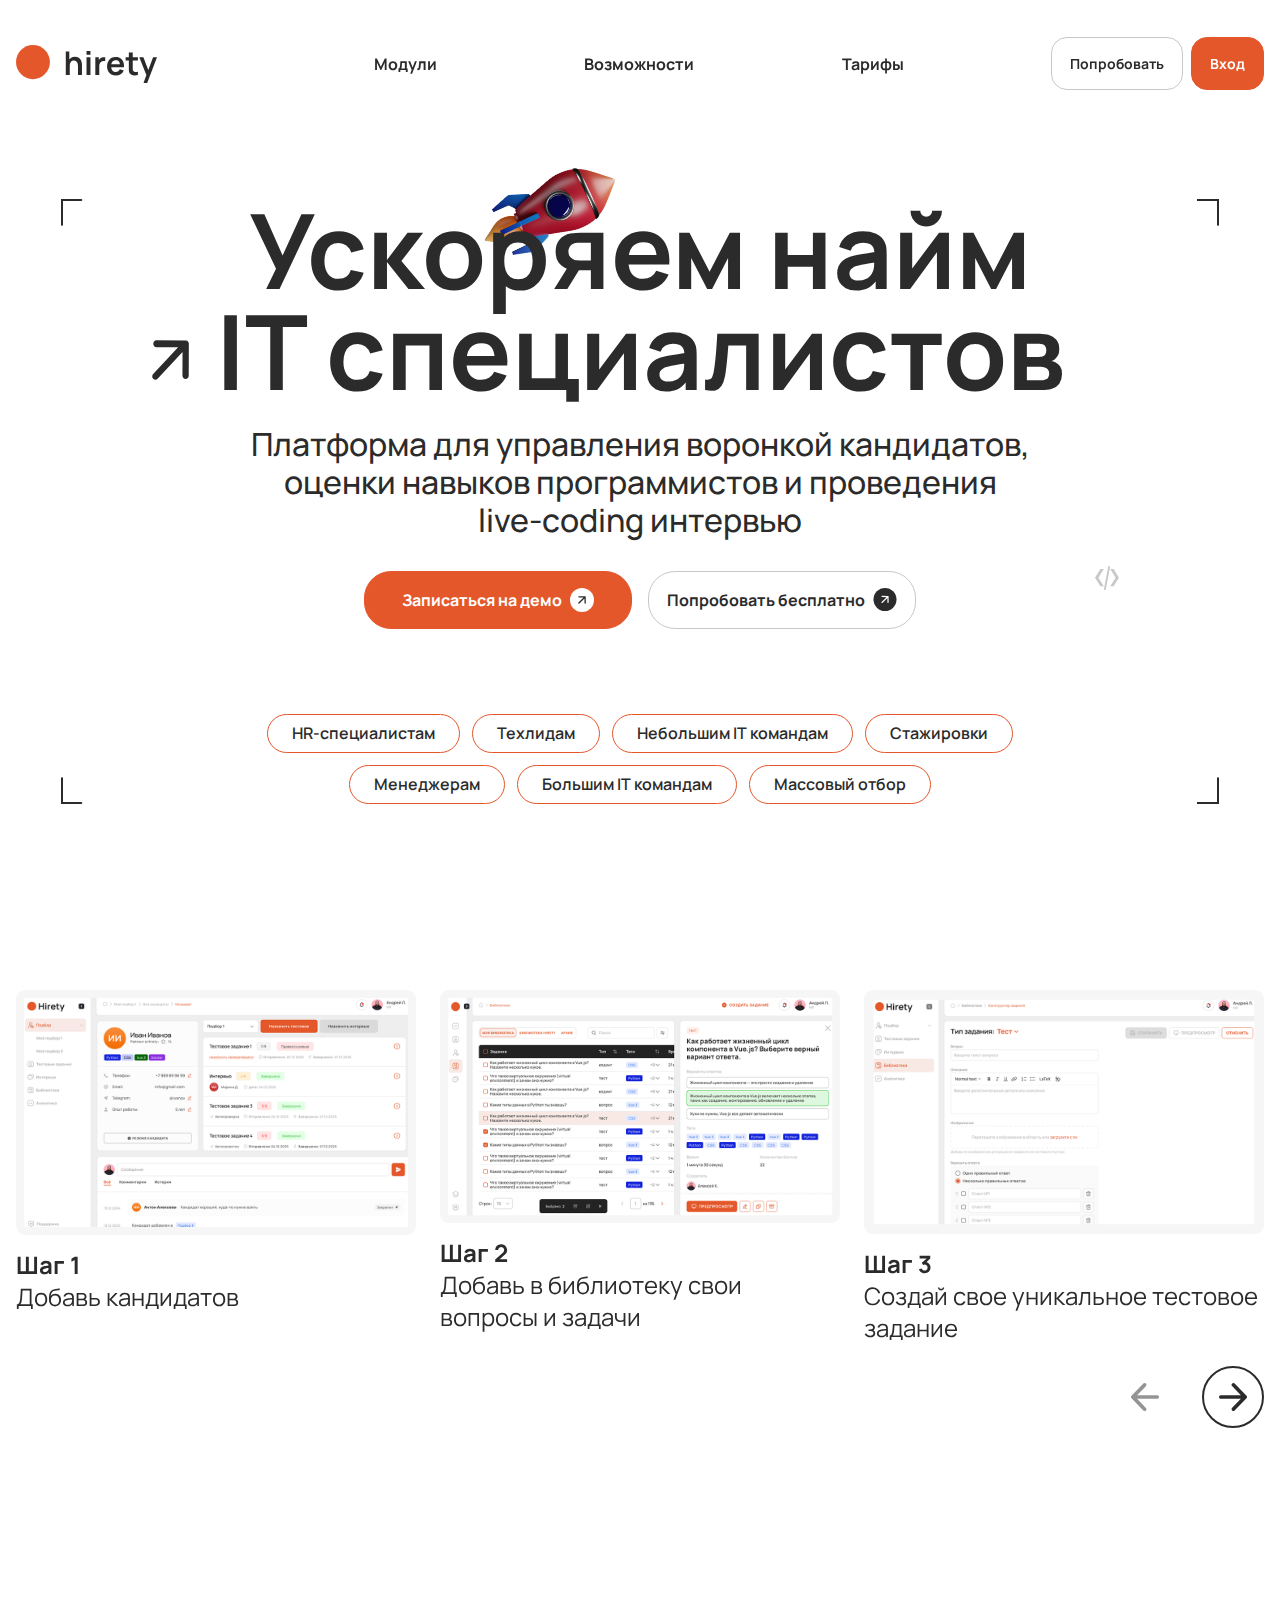
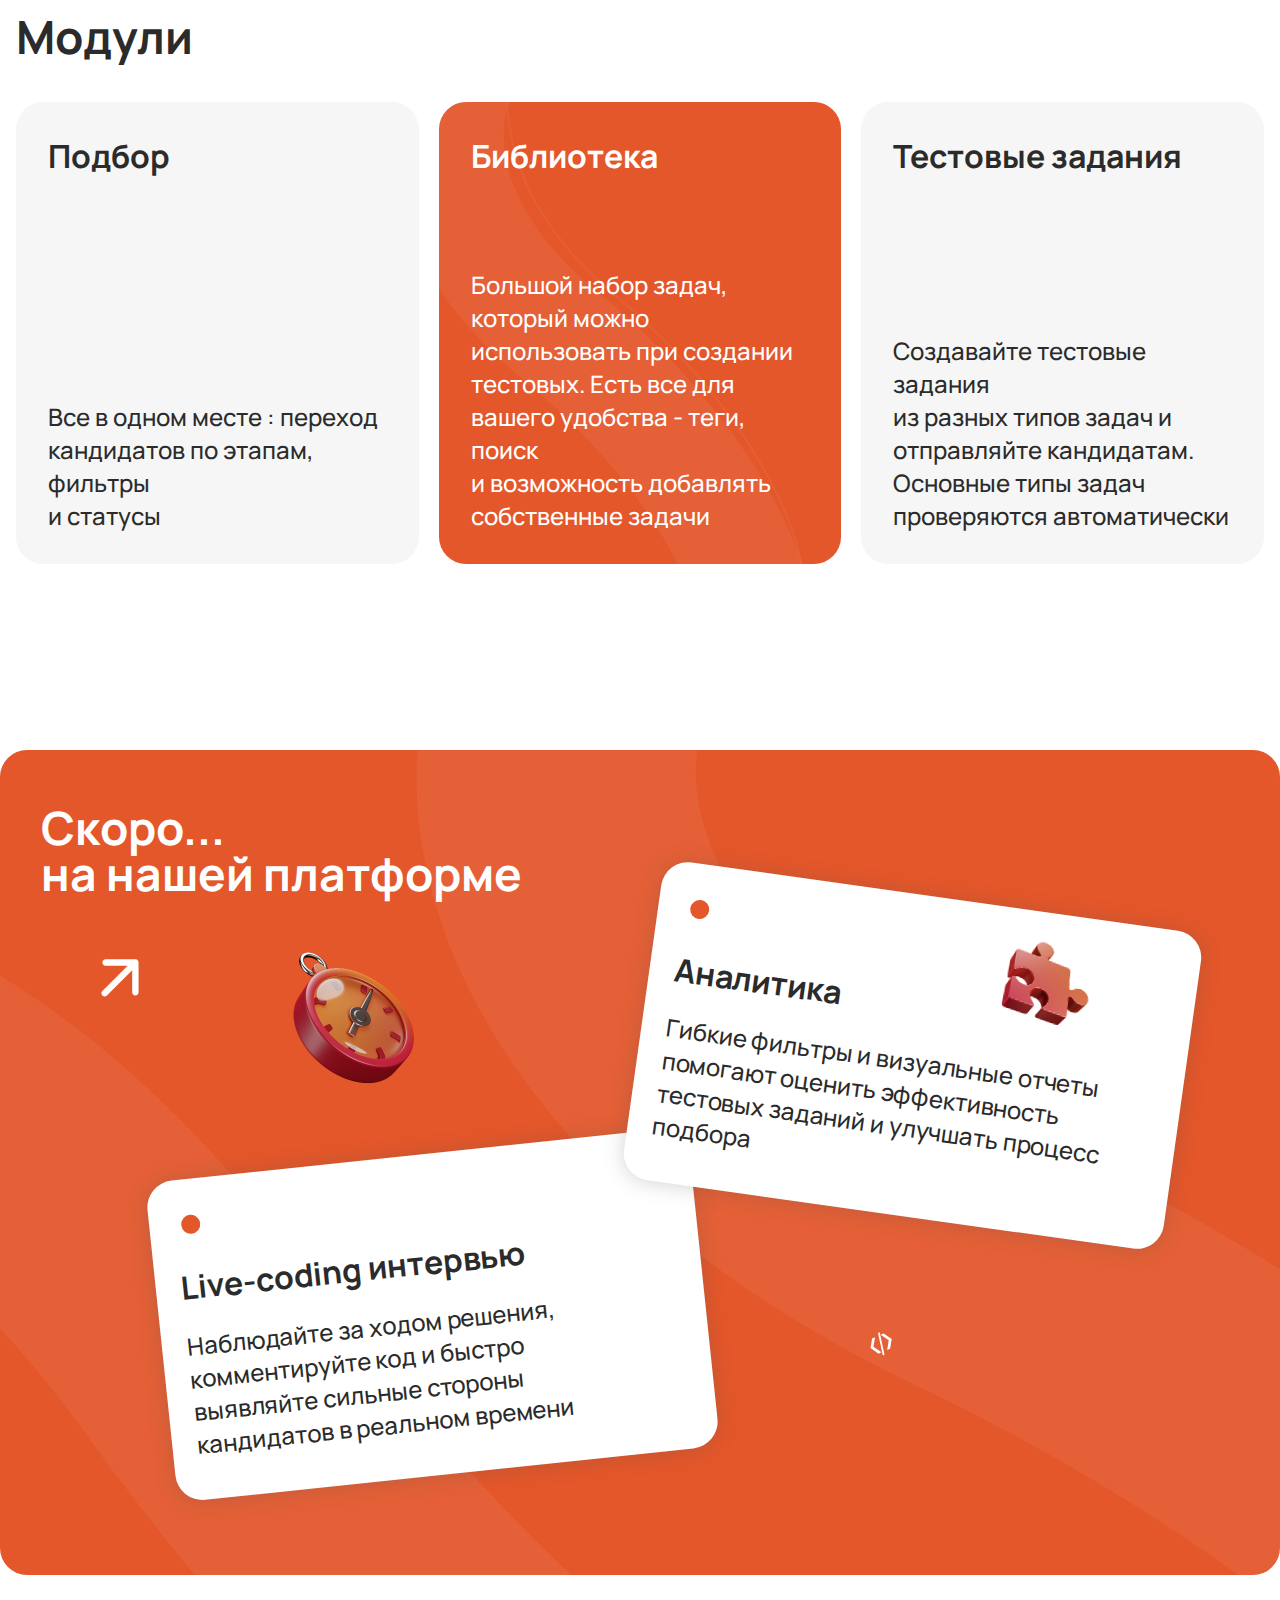
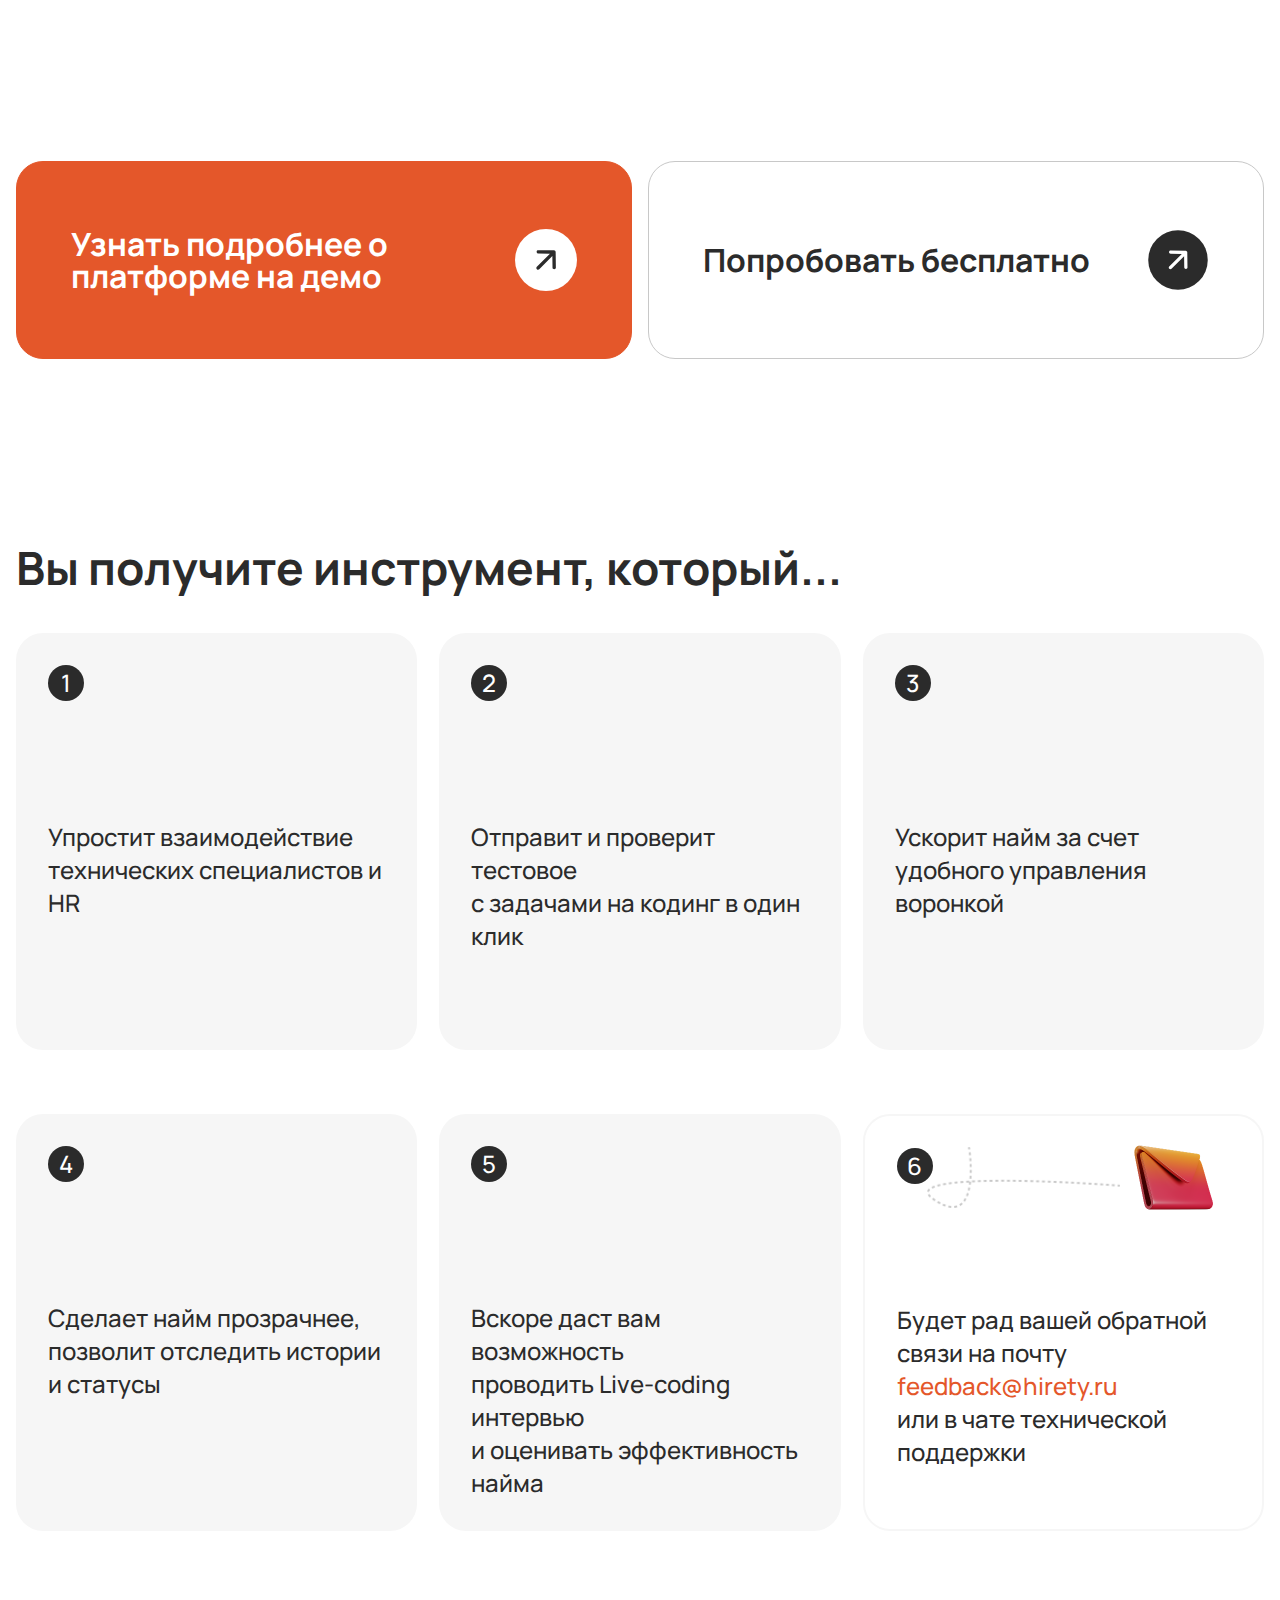
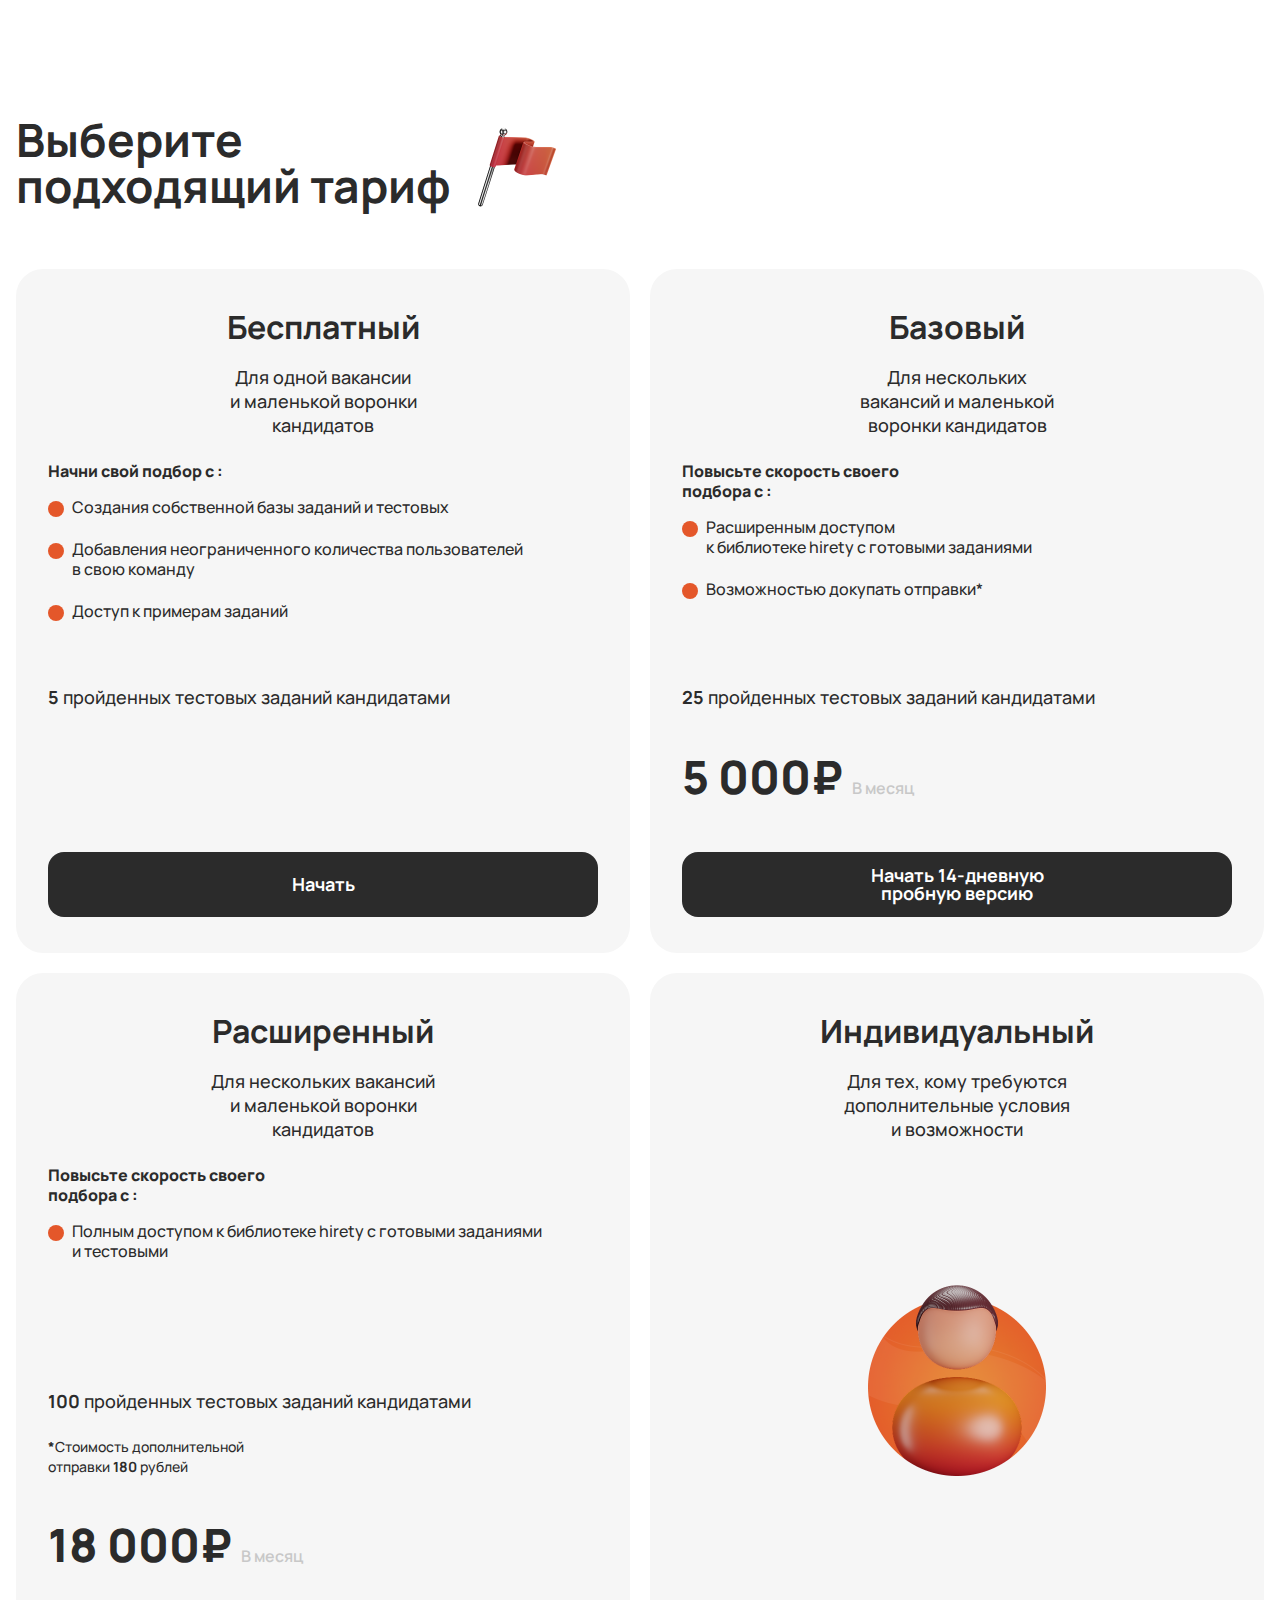
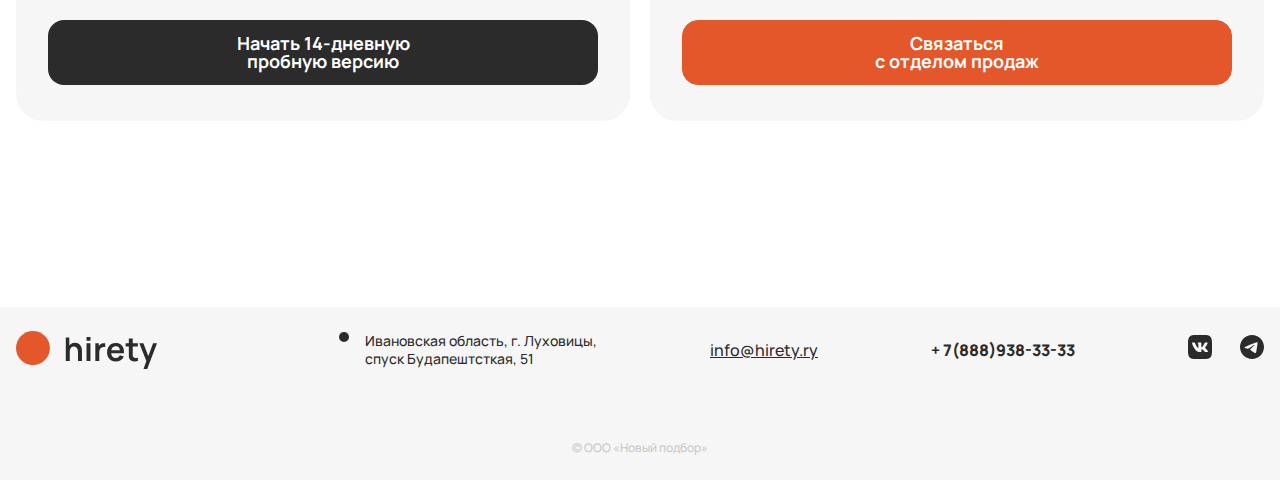
<file: index.html>
<!DOCTYPE html>
<html lang="ru">

<head>
    <meta charset="UTF-8">
    <meta name="viewport" content="width=device-width, initial-scale=1.0">
    <title>Document</title>
    <link rel="stylesheet" href="./styles/style.css">
    <link rel="stylesheet" href="https://unpkg.com/swiper/swiper-bundle.min.css">
</head>

<body>

    <header class="header">
        <div class="container header_container">
            <div class="logo"></div>
            <nav class="nav mobile-hidden">
                <ol class="nav__list">
                    <li class="nav__list-item"><a href="#modules">Модули</a></li>
                    <li class="nav__list-item"><a href="#advantages">Возможности</a></li>
                    <li class="nav__list-item"><a href="#rates">Тарифы</a></li>
                </ol>
            </nav>
            <div class="header__btns mobile-hidden">
                <a class="btn btn_secondary btn_header " href="#">Попробовать</a>
                <a class="btn btn_primary btn_header" href="#">Вход</a>
            </div>
            <div class="nav__mobile desktop-hidden">
                <div class="nav__mobile-wrapper">
                    <a href="#" class="btn btn-nav_mobile btn-nav_mobile-user" ontouchstart>
                        <svg width="24" height="24" viewBox="0 0 24 24" fill="none" xmlns="http://www.w3.org/2000/svg">
                            <path
                                d="M12 12C10.9 12 9.95833 11.6083 9.175 10.825C8.39167 10.0417 8 9.1 8 8C8 6.9 8.39167 5.95833 9.175 5.175C9.95833 4.39167 10.9 4 12 4C13.1 4 14.0417 4.39167 14.825 5.175C15.6083 5.95833 16 6.9 16 8C16 9.1 15.6083 10.0417 14.825 10.825C14.0417 11.6083 13.1 12 12 12ZM4 18V17.2C4 16.6333 4.14583 16.1125 4.4375 15.6375C4.72917 15.1625 5.11667 14.8 5.6 14.55C6.63333 14.0333 7.68333 13.6458 8.75 13.3875C9.81667 13.1292 10.9 13 12 13C13.1 13 14.1833 13.1292 15.25 13.3875C16.3167 13.6458 17.3667 14.0333 18.4 14.55C18.8833 14.8 19.2708 15.1625 19.5625 15.6375C19.8542 16.1125 20 16.6333 20 17.2V18C20 18.55 19.8042 19.0208 19.4125 19.4125C19.0208 19.8042 18.55 20 18 20H6C5.45 20 4.97917 19.8042 4.5875 19.4125C4.19583 19.0208 4 18.55 4 18ZM6 18H18V17.2C18 17.0167 17.9542 16.85 17.8625 16.7C17.7708 16.55 17.65 16.4333 17.5 16.35C16.6 15.9 15.6917 15.5625 14.775 15.3375C13.8583 15.1125 12.9333 15 12 15C11.0667 15 10.1417 15.1125 9.225 15.3375C8.30833 15.5625 7.4 15.9 6.5 16.35C6.35 16.4333 6.22917 16.55 6.1375 16.7C6.04583 16.85 6 17.0167 6 17.2V18ZM12 10C12.55 10 13.0208 9.80417 13.4125 9.4125C13.8042 9.02083 14 8.55 14 8C14 7.45 13.8042 6.97917 13.4125 6.5875C13.0208 6.19583 12.55 6 12 6C11.45 6 10.9792 6.19583 10.5875 6.5875C10.1958 6.97917 10 7.45 10 8C10 8.55 10.1958 9.02083 10.5875 9.4125C10.9792 9.80417 11.45 10 12 10Z"
                                fill="#2B2B2B" />
                        </svg>


                    </a>
                    <div class="btn btn-nav_mobile btn-nav_mobile-menu" id="menuBtn" ontouchstart>
                        <svg id="menuIcon" width="24" height="24" viewBox="0 0 24 24" fill="none" xmlns="http://www.w3.org/2000/svg">
                            <path
                                d="M4 18C3.71667 18 3.47917 17.9042 3.2875 17.7125C3.09583 17.5208 3 17.2833 3 17C3 16.7167 3.09583 16.4792 3.2875 16.2875C3.47917 16.0958 3.71667 16 4 16H20C20.2833 16 20.5208 16.0958 20.7125 16.2875C20.9042 16.4792 21 16.7167 21 17C21 17.2833 20.9042 17.5208 20.7125 17.7125C20.5208 17.9042 20.2833 18 20 18H4ZM4 13C3.71667 13 3.47917 12.9042 3.2875 12.7125C3.09583 12.5208 3 12.2833 3 12C3 11.7167 3.09583 11.4792 3.2875 11.2875C3.47917 11.0958 3.71667 11 4 11H20C20.2833 11 20.5208 11.0958 20.7125 11.2875C20.9042 11.4792 21 11.7167 21 12C21 12.2833 20.9042 12.5208 20.7125 12.7125C20.5208 12.9042 20.2833 13 20 13H4ZM4 8C3.71667 8 3.47917 7.90417 3.2875 7.7125C3.09583 7.52083 3 7.28333 3 7C3 6.71667 3.09583 6.47917 3.2875 6.2875C3.47917 6.09583 3.71667 6 4 6H20C20.2833 6 20.5208 6.09583 20.7125 6.2875C20.9042 6.47917 21 6.71667 21 7C21 7.28333 20.9042 7.52083 20.7125 7.7125C20.5208 7.90417 20.2833 8 20 8H4Z"
                                fill="#2B2B2B" />
                        </svg>
                    </div>
                </div>

            </div>
        </div>
        <div class="menu__mobile hidden">
            <div class="menu__mobile-content">
                <a href="#modules" class="btn btn_secondary btn_menu-mobile">Модули</a>
                <a href="#advantages" class="btn btn_secondary btn_menu-mobile">Возможности</a>
                <a href="#rates" class="btn btn_secondary btn_menu-mobile">Тарифы</a>
                <a href="#" class="btn btn_secondary btn_menu-mobile">Попробовать</a>
            </div>
        </div>
    </header>
    <main class="main">
        <section class="section section_hero container">
            <div class="section_hero__info">
                <h1 class="section_hero__title">
                    Ускоряем найм IT специалистов
                </h1>
                <h3 class="section_hero__text">
                    Платформа для управления воронкой кандидатов, оценки навыков программистов и проведения
                    <br>live-coding интервью
                </h3>
                <div class="section_hero__btns">
                    <a href="#" class="btn btn_secondary btn_hero">Попробовать бесплатно</a>
                    <a href="#" class="btn btn_primary btn_hero">Записаться на демо</a>

                </div>
            </div>
            <div class="section_hero__for-who">
                <div class="for-who__items">
                    <div class="for-who__item">
                        HR-специалистам
                    </div>
                    <div class="for-who__item">
                        Техлидам
                    </div>
                    <div class="for-who__item">
                        Небольшим IT командам
                    </div>
                    <div class="for-who__item">
                        Стажировки
                    </div>
                    <div class="for-who__item">
                        Менеджерам
                    </div>
                    <div class="for-who__item">
                        Большим IT командам
                    </div>
                    <div class="for-who__item">
                        Массовый отбор
                    </div>
                </div>

            </div>
        </section>
        <section class="section section_steps container_l">
            <!-- swiper скрывается на мобильных -->
            <div class="swiper-container mobile-hidden">
                <div class="swiper-wrapper">
                    <div class="swiper-slide">
                        <div class="section_steps__item">
                            <img class="section_steps__item-img" src="./images/steps/1.png" alt="Шаг 1">
                            <div class="section_steps__item-title">Шаг 1</div>
                            <div class="section_steps__item-text">Добавь кандидатов</div>
                        </div>
                    </div>
                    <div class="swiper-slide">
                        <div class="section_steps__item">
                            <img class="section_steps__item-img" src="./images/steps/2.png" alt="Шаг 2">
                            <div class="section_steps__item-title">Шаг 2</div>
                            <div class="section_steps__item-text">Добавь в библиотеку свои вопросы и задачи </div>
                        </div>
                    </div>
                    <div class="swiper-slide">
                        <div class="section_steps__item">
                            <img class="section_steps__item-img" src="./images/steps/3.png" alt="Шаг 3">
                            <div class="section_steps__item-title">Шаг 3</div>
                            <div class="section_steps__item-text">Создай свое уникальное тестовое задание</div>
                        </div>
                    </div>
                    <div class="swiper-slide">
                        <div class="section_steps__item">
                            <img class="section_steps__item-img" src="./images/steps/1.png" alt="Шаг 4">
                            <div class="section_steps__item-title">Шаг 4</div>
                            <div class="section_steps__item-text">Отслеживай результаты</div>
                        </div>
                    </div>
                    <div class="swiper-slide">
                        <div class="section_steps__item_five">
                            <div class="step__like"></div>
                            <div class="step_five__text">
                                Поздравляем! <br>Вы нашли лучшего кандидата!
                            </div>
                        </div>
                    </div>
                </div>


                <div class="swiper-btns">
                    <div class="custom-prev"></div>
                    <div class="custom-next"></div>
                </div>

            </div>
            <!-- swiper end-->
            <!-- дубль шагов для мобильных -->
            <div class="section_steps__items desktop-hidden">
                <div class="section_steps__item">
                    <img class="section_steps__item-img" src="./images/steps/1.png" alt="Шаг 1">
                    <div class="section_steps__item-title">Шаг 1</div>
                    <div class="section_steps__item-text">Добавь кандидатов</div>
                </div>
                <div class="section_steps__item">
                    <img class="section_steps__item-img" src="./images/steps/2.png" alt="Шаг 2">
                    <div class="section_steps__item-title">Шаг 2</div>
                    <div class="section_steps__item-text">Добавь в библиотеку свои вопросы и задачи </div>
                </div>
                <div class="section_steps__item">
                    <img class="section_steps__item-img" src="./images/steps/3.png" alt="Шаг 3">
                    <div class="section_steps__item-title">Шаг 3</div>
                    <div class="section_steps__item-text">Создай свое уникальное тестовое задание</div>
                </div>
                <div class="section_steps__item">
                    <img class="section_steps__item-img" src="./images/steps/1.png" alt="Шаг 4">
                    <div class="section_steps__item-title">Шаг 4</div>
                    <div class="section_steps__item-text">Отслеживай результаты</div>
                </div>
                <div class="section_steps__item">
                    <div class="section_steps__item_five">
                        <div class="step__like"></div>
                        <div class="step_five__text">
                            Поздравляем! <br>Вы нашли лучшего кандидата!
                        </div>
                    </div>
                </div>
            </div>
            <!-- конц дубля -->
        </section>
        <section id="modules" class="section section_modules container_l">
            <h2 class="section__title">Модули</h2>
            <div class="modules__container">
                <div class="modules-item">
                    <h4 class="modules-item__title bold">
                        Подбор
                    </h4>
                    <div class="modules-item__text">
                        Все в одном месте : переход кандидатов по этапам, фильтры <br>и статусы
                    </div>
                </div>
                <div class="modules-item">
                    <h4 class="modules-item__title bold">
                        Библиотека
                    </h4>
                    <div class="modules-item__text">
                        Большой набор задач, который можно использовать при создании тестовых. Есть все для вашего
                        удобства - теги, поиск <br>и возможность добавлять собственные задачи
                    </div>
                </div>
                <div class="modules-item">
                    <h4 class="modules-item__title bold">
                        Тестовые задания
                    </h4>
                    <div class="modules-item__text">
                        Создавайте тестовые задания <br> из разных типов задач и отправляйте кандидатам. Основные типы
                        задач проверяются автоматически
                    </div>
                </div>

            </div>
        </section>
        <section class="section section_anons">
            <div class="container_s section_anons_container">
                <h2 class="section__title">
                    Скоро... <br>
                    на нашей платформе
                </h2>
                <div class="annons-items">
                    <div class="annons-item">
                        <h4 class="annons-item__title bold">
                            Аналитика
                        </h4>
                        <div class="annons-item__text">
                            Гибкие фильтры и визуальные отчеты помогают оценить эффективность тестовых заданий и
                            улучшать процесс подбора
                        </div>
                    </div>
                    <div class="annons-item">
                        <h4 class="annons-item__title bold">
                            Live-coding интервью
                        </h4>
                        <div class="annons-item__text">
                            Наблюдайте за ходом решения, комментируйте код и быстро выявляйте сильные стороны кандидатов
                            в реальном времени
                        </div>
                    </div>
                </div>

            </div>
        </section>
        <section class="section section_links container_l">
            <div class="section_links__btns">
                <a href="#" class="btn btn_secondary btn_links">
                    <span>Попробовать бесплатно</span>
                </a>
                <a href="#" class="btn btn_primary btn_links">
                    <span>
                        Узнать подробнее о платформе на демо
                    </span>
                </a>

            </div>
        </section>
        <section id="advantages" class="section section_advantages container_l">
            <h2 class="section__title">Вы получите инструмент, который...</h2>
            <div class="advantages-items">
                <div class="advantages-item">
                    <div class="advantages-item__count">1</div>
                    <div class="advantages-item__text">
                        Упростит взаимодействие технических специалистов и HR
                    </div>
                </div>
                <div class="advantages-item">
                    <div class="advantages-item__count">2</div>
                    <div class="advantages-item__text">
                        Отправит и проверит тестовое <br>с задачами на кодинг в один клик
                    </div>
                </div>
                <div class="advantages-item">
                    <div class="advantages-item__count">3</div>
                    <div class="advantages-item__text">
                        Ускорит найм за счет удобного управления воронкой
                    </div>
                </div>
                <div class="advantages-item">
                    <div class="advantages-item__count">4</div>
                    <div class="advantages-item__text">
                        Сделает найм прозрачнее, позволит отследить истории <br>и статусы
                    </div>
                </div>
                <div class="advantages-item">
                    <div class="advantages-item__count">5</div>
                    <div class="advantages-item__text">
                        Вскоре даст вам возможность <br> проводить Live-coding интервью <br>и оценивать эффективность
                        найма
                    </div>
                </div>
                <div class="advantages-item">
                    <div class="advantages-item__count">6</div>
                    <div class="advantages-item__text">
                        Будет рад вашей обратной связи на почту <a class="link_red"
                            href="mailto:feedback@hirety.ru">feedback@hirety.ru</a> <br>или в чате технической поддержки
                    </div>
                </div>
            </div>

        </section>
        <section id="rates" class="section section_rates container_l">
            <h2 class="section__title">
                Выберите <br>
                подходящий тариф
            </h2>
            <div class="rates-items">
                <div class="rates-item">
                    <div class="rates-item__info">
                        <div class="rates-item__info_top">
                            <h4 class="rates-item__title bold">Бесплатный</h4>
                            <div class="rates-item__text">
                                Для одной вакансии <br>и маленькой воронки <br>кандидатов
                            </div>
                        </div>
                        <div class="rates-item__info_list-wrapper">
                            <div class="rates-item__info_list__title">Начни свой подбор с :</div>
                            <ol class="rates-item__info_list">
                                <li class="rates-item__info_list-item">Создания собственной базы заданий и тестовых</li>
                                <li class="rates-item__info_list-item">Добавления неограниченного количества
                                    пользователей <br>в свою команду</li>
                                <li class="rates-item__info_list-item">Доступ к примерам заданий</li>
                            </ol>
                        </div>
                        <div class="rates-item__info_adv">
                            <strong>5</strong> пройденных тестовых заданий кандидатами
                        </div>
                    </div>
                    <div class="rates-item__info_bottom">
                        <a href="#" class="btn rates-item_btn btn_black">Начать</a>
                    </div>

                </div>
                <div class="rates-item">
                    <div class="rates-item__info">
                        <div class="rates-item__info_top">
                            <h4 class="rates-item__title bold">Базовый</h4>
                            <div class="rates-item__text">
                                Для нескольких <br> вакансий и маленькой <br> воронки кандидатов
                            </div>
                        </div>
                        <div class="rates-item__info_list-wrapper">
                            <div class="rates-item__info_list__title">Повысьте скорость своего <br> подбора с :</div>
                            <ol class="rates-item__info_list">
                                <li class="rates-item__info_list-item">Расширенным доступом <br>
                                    к библиотеке hirety с готовыми заданиями</li>
                                <li class="rates-item__info_list-item">Возможностью докупать отправки*</li>
                            </ol>
                        </div>
                        <div class="rates-item__info_adv">
                            <strong>25 </strong> пройденных тестовых заданий кандидатами
                        </div>
                    </div>
                    <div class="rates-item__info_bottom">
                        <div class="rates-item__price">
                            <span>5 000₽</span> <span class="rates-item__price-text">В месяц</span>
                        </div>
                        <a href="#" class="btn rates-item_btn btn_black">
                            <span>Начать 14-дневную<br> пробную версию</span>
                        </a>
                    </div>

                </div>

                <div class="rates-item">
                    <div class="rates-item__info">
                        <div class="rates-item__info_top">
                            <h4 class="rates-item__title bold">Расширенный</h4>
                            <div class="rates-item__text">
                                Для нескольких вакансий <br> и маленькой воронки <br> кандидатов
                            </div>
                        </div>
                        <div class="rates-item__info_list-wrapper">
                            <div class="rates-item__info_list__title">Повысьте скорость своего <br> подбора с :</div>
                            <ol class="rates-item__info_list">
                                <li class="rates-item__info_list-item">Полным доступом к библиотеке hirety с готовыми
                                    заданиями <br>и тестовыми</li>

                            </ol>
                        </div>
                        <div class="rates-item__info_adv">
                            <strong>100 </strong>пройденных тестовых заданий кандидатами
                        </div>
                        <div class="rates-item__correction">
                            <strong>*</strong>Стоимость дополнительной <br> отправки <strong>180</strong> рублей
                        </div>
                    </div>
                    <div class="rates-item__info_bottom">
                        <div class="rates-item__price">
                            <span>18 000₽</span> <span class="rates-item__price-text">В месяц</span>
                        </div>
                        <a href="#" class="btn rates-item_btn btn_black">
                            <span>Начать 14-дневную<br> пробную версию</span>
                        </a>
                    </div>

                </div>

                <div class="rates-item">
                    <div class="rates-item__info">
                        <div class="rates-item__info_top">
                            <h4 class="rates-item__title bold">Индивидуальный</h4>
                            <div class="rates-item__text">
                                Для тех, кому требуются <br> дополнительные условия <br>
                                и возможности
                            </div>
                        </div>
                    </div>
                    <div class="rates-item__info_middle">
                        <div class="img-personality"></div>
                    </div>
                    <div class="rates-item__info_bottom">
                        <div class="btn rates-item_btn btn_primary" onclick="openModal()" ontouchstart>
                            <span>Связаться <br>с отделом продаж</span>
                        </div>
                    </div>

                </div>
            </div>
        </section>
    </main>
    <footer class="footer">
        <div class="container">
            <div class="footer__content">
                <div class="footer__content_top">
                    <div class="logo"></div>
                    <div class="footer__adress">
                        Ивановская область, г. Луховицы, <br> спуск Будапештсткая, 51
                    </div>
                    <a class="footer__mail" href="mailto:info@hirety.ry">info@hirety.ry</a>
                    <a class="footer__tel" href="tel:+78889383333">+ 7(888)938-33-33</a>
                    <div class="footer__links">
                        <a href="#">
                            <svg width="24" height="24" viewBox="0 0 24 24" fill="none"
                                xmlns="http://www.w3.org/2000/svg">
                                <g clip-path="url(#clip0_1_197)">
                                    <path
                                        d="M15.684 0H8.316C1.592 0 0 1.592 0 8.316V15.684C0 22.408 1.592 24 8.316 24H15.684C22.408 24 24 22.408 24 15.684V8.316C24 1.592 22.391 0 15.684 0ZM19.376 17.123H17.632C16.972 17.123 16.768 16.598 15.582 15.396C14.549 14.396 14.092 14.261 13.838 14.261C13.482 14.261 13.38 14.363 13.38 14.854V16.429C13.38 16.853 13.245 17.107 12.127 17.107C10.281 17.107 8.231 15.989 6.792 13.905C4.624 10.857 4.03 8.57 4.03 8.096C4.03 7.842 4.132 7.605 4.623 7.605H6.367C6.807 7.605 6.977 7.808 7.147 8.282C8.01 10.772 9.45 12.957 10.043 12.957C10.263 12.957 10.365 12.855 10.365 12.297V9.721C10.297 8.535 9.67 8.434 9.67 8.011C9.67 7.807 9.84 7.604 10.11 7.604H12.854C13.227 7.604 13.362 7.807 13.362 8.247V11.72C13.362 12.092 13.532 12.228 13.633 12.228C13.853 12.228 14.04 12.092 14.446 11.686C15.7 10.28 16.597 8.112 16.597 8.112C16.716 7.858 16.919 7.621 17.36 7.621H19.104C19.629 7.621 19.748 7.891 19.629 8.264C19.409 9.281 17.275 12.295 17.275 12.295C17.089 12.6 17.021 12.735 17.275 13.075C17.461 13.329 18.071 13.854 18.478 14.328C19.223 15.175 19.798 15.886 19.951 16.378C20.121 16.868 19.866 17.122 19.375 17.122L19.376 17.123Z"
                                        fill="#2B2B2B" />
                                </g>
                                <defs>
                                    <clipPath id="clip0_1_197">
                                        <rect width="24" height="24" fill="white" />
                                    </clipPath>
                                </defs>
                            </svg>

                        </a>
                        <a href="">
                            <svg width="24" height="24" viewBox="0 0 24 24" fill="none"
                                xmlns="http://www.w3.org/2000/svg">
                                <g clip-path="url(#clip0_1_199)">
                                    <path
                                        d="M24 12C24 15.1826 22.7357 18.2348 20.4853 20.4853C18.2348 22.7357 15.1826 24 12 24C8.8174 24 5.76516 22.7357 3.51472 20.4853C1.26428 18.2348 0 15.1826 0 12C0 8.8174 1.26428 5.76516 3.51472 3.51472C5.76516 1.26428 8.8174 0 12 0C15.1826 0 18.2348 1.26428 20.4853 3.51472C22.7357 5.76516 24 8.8174 24 12ZM12.4305 8.859C11.2635 9.345 8.9295 10.35 5.4315 11.874C4.8645 12.099 4.566 12.321 4.539 12.537C4.494 12.9015 4.9515 13.0455 5.574 13.242L5.8365 13.3245C6.4485 13.524 7.2735 13.7565 7.701 13.7655C8.091 13.7745 8.5245 13.6155 9.003 13.2855C12.2715 11.079 13.959 9.9645 14.064 9.9405C14.139 9.9225 14.244 9.9015 14.313 9.9645C14.3835 10.026 14.376 10.1445 14.3685 10.176C14.3235 10.3695 12.528 12.0375 11.5995 12.9015C11.31 13.1715 11.1045 13.362 11.0625 13.4055C10.97 13.5 10.876 13.593 10.7805 13.6845C10.2105 14.2335 9.7845 14.6445 10.803 15.3165C11.2935 15.6405 11.6865 15.906 12.078 16.173C12.504 16.464 12.93 16.7535 13.482 17.1165C13.6215 17.2065 13.7565 17.304 13.887 17.397C14.3835 17.751 14.832 18.069 15.3825 18.018C15.7035 17.988 16.035 17.688 16.203 16.788C16.6005 14.6625 17.382 10.059 17.562 8.1615C17.573 8.00376 17.5664 7.84529 17.5425 7.689C17.5284 7.56288 17.4673 7.44669 17.3715 7.3635C17.235 7.26928 17.0723 7.22047 16.9065 7.224C16.4565 7.2315 15.762 7.473 12.4305 8.859Z"
                                        fill="#2B2B2B" />
                                </g>
                                <defs>
                                    <clipPath id="clip0_1_199">
                                        <rect width="24" height="24" fill="white" />
                                    </clipPath>
                                </defs>
                            </svg>

                        </a>
                    </div>
                </div>
                <div class="copyrigts">© ООО «Новый подбор»</div>
            </div>
        </div>

    </footer>
    <div id="modal" class="modal hidden">
        <div class="modal-content">
            <div class="modal__img">

            </div>
            <div class="modal__wrapper">
                <div class="modal__title">Заполните форму для обратной связи</div>
                <p class="modal__text">Наш менеджер свяжется с вами <br> в течении 30 минут</p>
                <form id="feedbackForm">
                    <label class="label_hidden" for="name">Имя:</label>
                    <input type="text" id="name" name="name" placeholder="Имя" required>

                    <label class="label_hidden" for="email">Email:</label>
                    <input type="email" id="email" name="email" placeholder="@ Email*" required>

                    <label class="label_hidden" for="phone">Телефон:</label>
                    <input type="tel" id="phone" name="phone" placeholder="+7" required>
                    <span id="phoneError" class="error-message">Введите полный номер телефона</span>
                    <label class="label-checkbox" for="agreement">
                        <input type="checkbox" id="agreement" name="agreement" required>
                        <span>
                            Я ознакомлен(а) с <a href="#">политикой</a>, <a href="#">соглашением</a>,
                            и даю согласие на обработку персональных данных
                        </span>

                    </label>

                    <button class="btn btn_primary" type="submit">Оставить заявку</button>
                </form>
            </div>
            <span class="modal__close" onclick="closeModal()"></span>

        </div>
    </div>
    <script src="https://unpkg.com/swiper/swiper-bundle.min.js"></script>
    <script src="./scripts/script.js"></script>
    <script src="./scripts/header.js"></script>
</body>

</html>
</file>
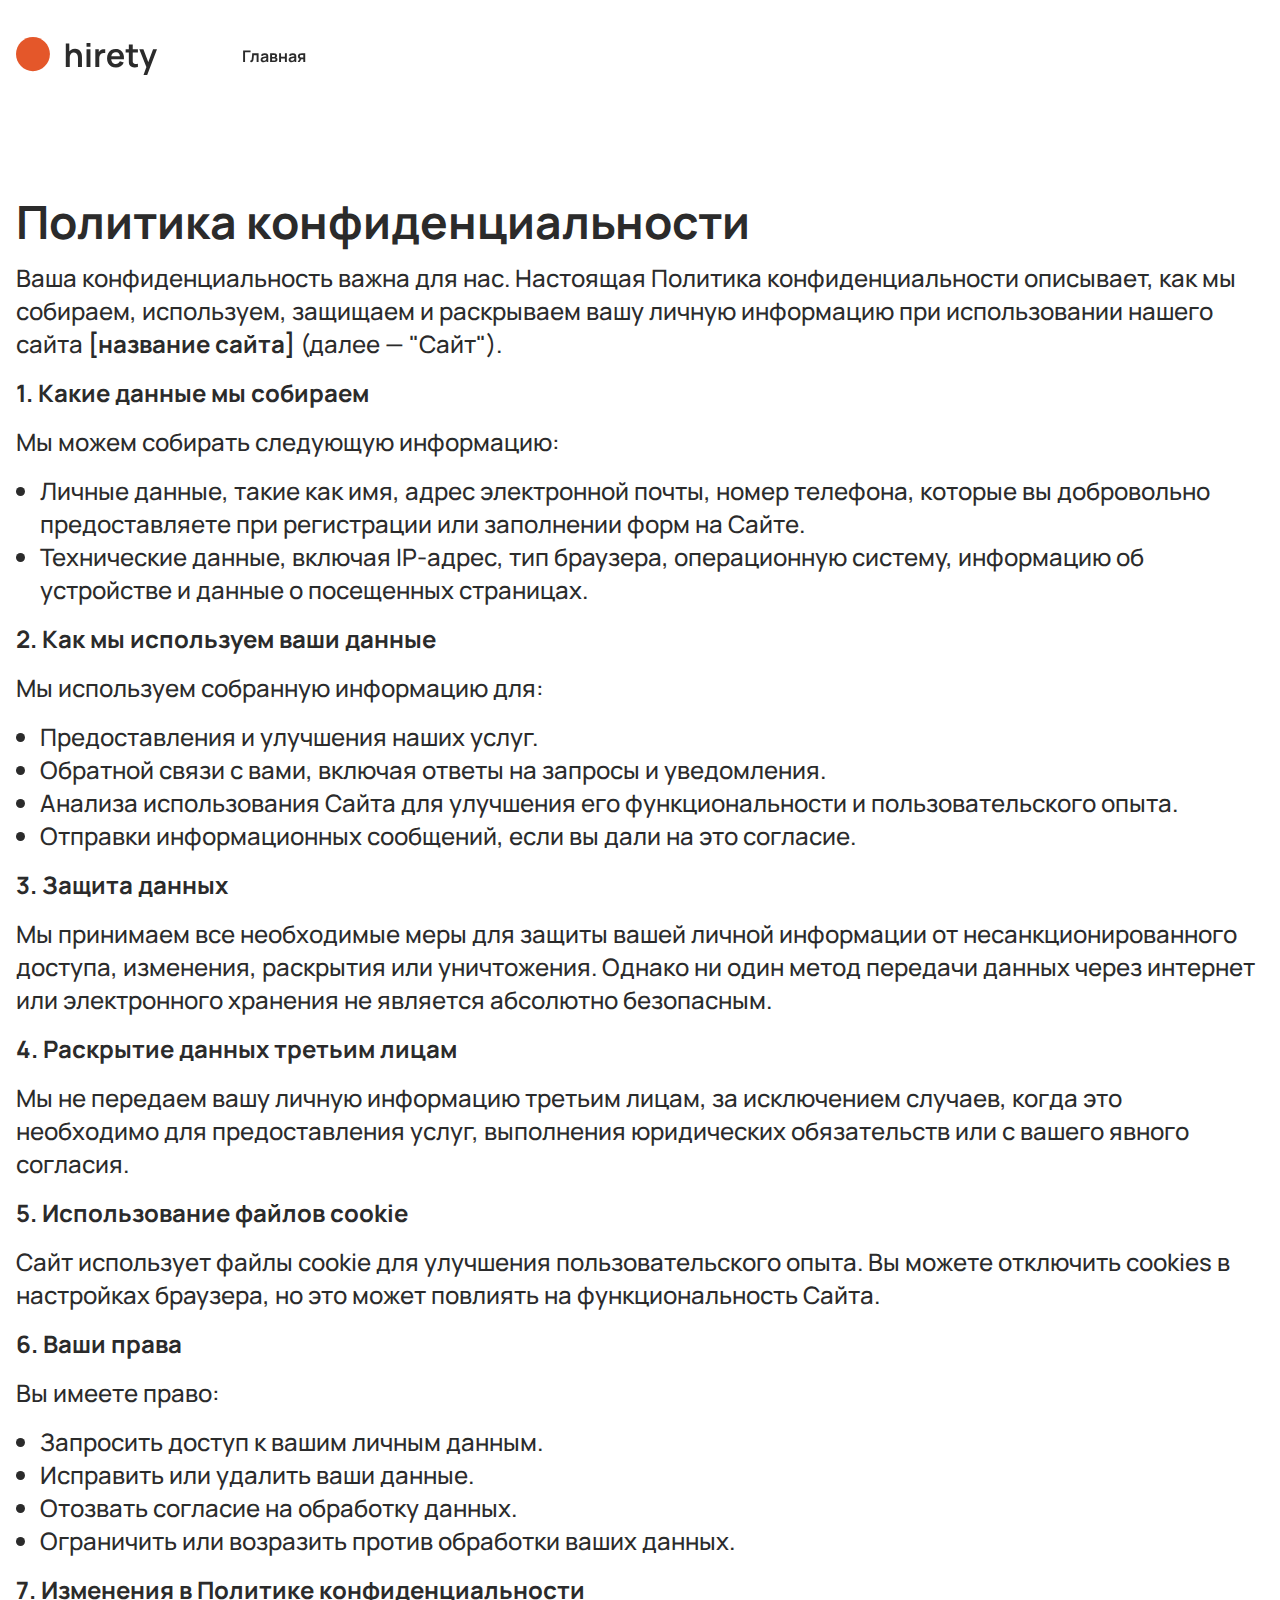
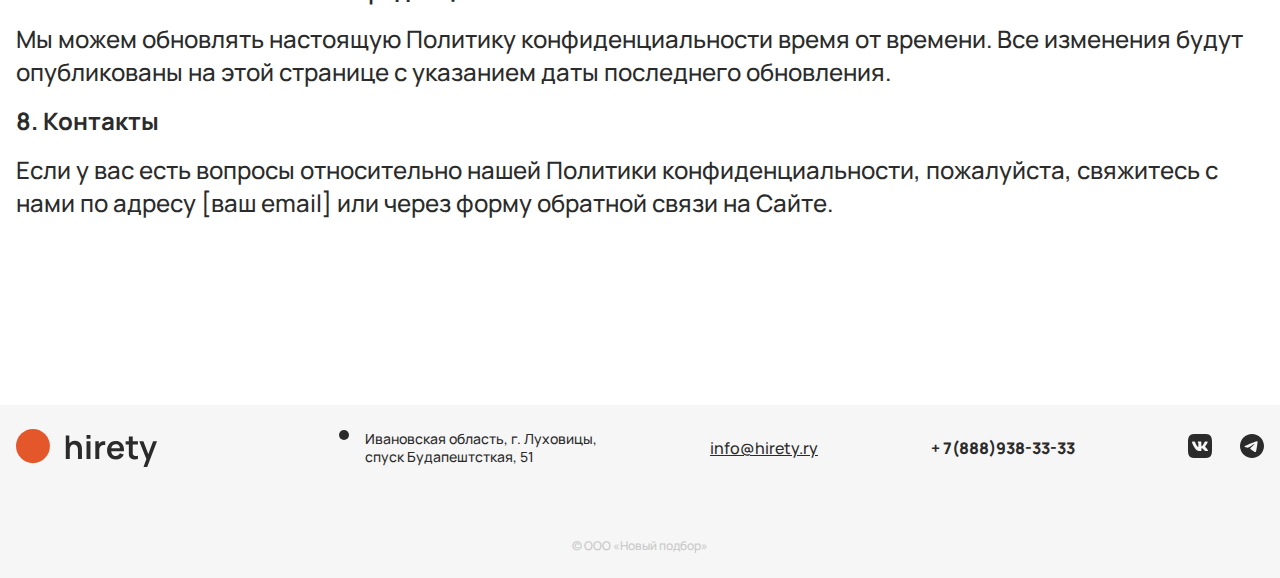
<file: politics.html>
<!DOCTYPE html>
<html lang="ru">

<head>
    <meta charset="UTF-8">
    <meta name="viewport" content="width=device-width, initial-scale=1.0">
    <title>Document</title>
    <link rel="stylesheet" href="./styles/style.css">
    <link rel="stylesheet" href="https://unpkg.com/swiper/swiper-bundle.min.css">
</head>

<body>

    <header class="header">
        <div class="container header_container">
            <div class="logo"></div>
            <nav class="nav one_link">
                <ol class="nav__list">
                    <li class="nav__list-item"><a href="./">Главная</a></li>
                </ol>
            </nav>
        </div>

    </header>
    <main class="main">
        <section class="section single_section container_l">
            <div class="privacy_policy">
                <h2>Политика конфиденциальности</h2>
                <p>Ваша конфиденциальность важна для нас. Настоящая Политика конфиденциальности описывает, как мы собираем, используем, защищаем и раскрываем вашу личную информацию при использовании нашего сайта <strong>[название сайта]</strong> (далее — "Сайт").</p>
        
                <h4>1. Какие данные мы собираем</h4>
                <p>Мы можем собирать следующую информацию:</p>
                <ul>
                    <li>Личные данные, такие как имя, адрес электронной почты, номер телефона, которые вы добровольно предоставляете при регистрации или заполнении форм на Сайте.</li>
                    <li>Технические данные, включая IP-адрес, тип браузера, операционную систему, информацию об устройстве и данные о посещенных страницах.</li>
                </ul>
        
                <h4>2. Как мы используем ваши данные</h4>
                <p>Мы используем собранную информацию для:</p>
                <ul>
                    <li>Предоставления и улучшения наших услуг.</li>
                    <li>Обратной связи с вами, включая ответы на запросы и уведомления.</li>
                    <li>Анализа использования Сайта для улучшения его функциональности и пользовательского опыта.</li>
                    <li>Отправки информационных сообщений, если вы дали на это согласие.</li>
                </ul>
        
                <h4>3. Защита данных</h4>
                <p>Мы принимаем все необходимые меры для защиты вашей личной информации от несанкционированного доступа, изменения, раскрытия или уничтожения. Однако ни один метод передачи данных через интернет или электронного хранения не является абсолютно безопасным.</p>
        
                <h4>4. Раскрытие данных третьим лицам</h4>
                <p>Мы не передаем вашу личную информацию третьим лицам, за исключением случаев, когда это необходимо для предоставления услуг, выполнения юридических обязательств или с вашего явного согласия.</p>
        
                <h4>5. Использование файлов cookie</h4>
                <p>Сайт использует файлы cookie для улучшения пользовательского опыта. Вы можете отключить cookies в настройках браузера, но это может повлиять на функциональность Сайта.</p>
        
                <h4>6. Ваши права</h4>
                <p>Вы имеете право:</p>
                <ul>
                    <li>Запросить доступ к вашим личным данным.</li>
                    <li>Исправить или удалить ваши данные.</li>
                    <li>Отозвать согласие на обработку данных.</li>
                    <li>Ограничить или возразить против обработки ваших данных.</li>
                </ul>
        
                <h4>7. Изменения в Политике конфиденциальности</h4>
                <p>Мы можем обновлять настоящую Политику конфиденциальности время от времени. Все изменения будут опубликованы на этой странице с указанием даты последнего обновления.</p>
        
                <h4>8. Контакты</h4>
                <p>Если у вас есть вопросы относительно нашей Политики конфиденциальности, пожалуйста, свяжитесь с нами по адресу <a href="mailto:[ваш email]">[ваш email]</a> или через форму обратной связи на Сайте.</p>
            </div>
        </section>
    </main>
    <footer class="footer">
        <div class="container">
            <div class="footer__content">
                <div class="footer__content_top">
                    <div class="logo"></div>
                    <div class="footer__adress">
                        Ивановская область, г. Луховицы, <br> спуск Будапештсткая, 51
                    </div>
                    <a class="footer__mail" href="mailto:info@hirety.ry">info@hirety.ry</a>
                    <a class="footer__tel" href="tel:+78889383333">+ 7(888)938-33-33</a>
                    <div class="footer__links">
                        <a href="#">
                            <svg width="24" height="24" viewBox="0 0 24 24" fill="none"
                                xmlns="http://www.w3.org/2000/svg">
                                <g clip-path="url(#clip0_1_197)">
                                    <path
                                        d="M15.684 0H8.316C1.592 0 0 1.592 0 8.316V15.684C0 22.408 1.592 24 8.316 24H15.684C22.408 24 24 22.408 24 15.684V8.316C24 1.592 22.391 0 15.684 0ZM19.376 17.123H17.632C16.972 17.123 16.768 16.598 15.582 15.396C14.549 14.396 14.092 14.261 13.838 14.261C13.482 14.261 13.38 14.363 13.38 14.854V16.429C13.38 16.853 13.245 17.107 12.127 17.107C10.281 17.107 8.231 15.989 6.792 13.905C4.624 10.857 4.03 8.57 4.03 8.096C4.03 7.842 4.132 7.605 4.623 7.605H6.367C6.807 7.605 6.977 7.808 7.147 8.282C8.01 10.772 9.45 12.957 10.043 12.957C10.263 12.957 10.365 12.855 10.365 12.297V9.721C10.297 8.535 9.67 8.434 9.67 8.011C9.67 7.807 9.84 7.604 10.11 7.604H12.854C13.227 7.604 13.362 7.807 13.362 8.247V11.72C13.362 12.092 13.532 12.228 13.633 12.228C13.853 12.228 14.04 12.092 14.446 11.686C15.7 10.28 16.597 8.112 16.597 8.112C16.716 7.858 16.919 7.621 17.36 7.621H19.104C19.629 7.621 19.748 7.891 19.629 8.264C19.409 9.281 17.275 12.295 17.275 12.295C17.089 12.6 17.021 12.735 17.275 13.075C17.461 13.329 18.071 13.854 18.478 14.328C19.223 15.175 19.798 15.886 19.951 16.378C20.121 16.868 19.866 17.122 19.375 17.122L19.376 17.123Z"
                                        fill="#2B2B2B" />
                                </g>
                                <defs>
                                    <clipPath id="clip0_1_197">
                                        <rect width="24" height="24" fill="white" />
                                    </clipPath>
                                </defs>
                            </svg>

                        </a>
                        <a href="">
                            <svg width="24" height="24" viewBox="0 0 24 24" fill="none"
                                xmlns="http://www.w3.org/2000/svg">
                                <g clip-path="url(#clip0_1_199)">
                                    <path
                                        d="M24 12C24 15.1826 22.7357 18.2348 20.4853 20.4853C18.2348 22.7357 15.1826 24 12 24C8.8174 24 5.76516 22.7357 3.51472 20.4853C1.26428 18.2348 0 15.1826 0 12C0 8.8174 1.26428 5.76516 3.51472 3.51472C5.76516 1.26428 8.8174 0 12 0C15.1826 0 18.2348 1.26428 20.4853 3.51472C22.7357 5.76516 24 8.8174 24 12ZM12.4305 8.859C11.2635 9.345 8.9295 10.35 5.4315 11.874C4.8645 12.099 4.566 12.321 4.539 12.537C4.494 12.9015 4.9515 13.0455 5.574 13.242L5.8365 13.3245C6.4485 13.524 7.2735 13.7565 7.701 13.7655C8.091 13.7745 8.5245 13.6155 9.003 13.2855C12.2715 11.079 13.959 9.9645 14.064 9.9405C14.139 9.9225 14.244 9.9015 14.313 9.9645C14.3835 10.026 14.376 10.1445 14.3685 10.176C14.3235 10.3695 12.528 12.0375 11.5995 12.9015C11.31 13.1715 11.1045 13.362 11.0625 13.4055C10.97 13.5 10.876 13.593 10.7805 13.6845C10.2105 14.2335 9.7845 14.6445 10.803 15.3165C11.2935 15.6405 11.6865 15.906 12.078 16.173C12.504 16.464 12.93 16.7535 13.482 17.1165C13.6215 17.2065 13.7565 17.304 13.887 17.397C14.3835 17.751 14.832 18.069 15.3825 18.018C15.7035 17.988 16.035 17.688 16.203 16.788C16.6005 14.6625 17.382 10.059 17.562 8.1615C17.573 8.00376 17.5664 7.84529 17.5425 7.689C17.5284 7.56288 17.4673 7.44669 17.3715 7.3635C17.235 7.26928 17.0723 7.22047 16.9065 7.224C16.4565 7.2315 15.762 7.473 12.4305 8.859Z"
                                        fill="#2B2B2B" />
                                </g>
                                <defs>
                                    <clipPath id="clip0_1_199">
                                        <rect width="24" height="24" fill="white" />
                                    </clipPath>
                                </defs>
                            </svg>

                        </a>
                    </div>
                </div>
                <div class="copyrigts">© ООО «Новый подбор»</div>
            </div>
        </div>

    </footer>

    <script src="./scripts/header.js"></script>
</body>

</html>
</file>
<file: styles/style.css>
@font-face {
    font-family: 'Manrope';
    src: url('../fonts/Manrope-Regular.ttf');
    font-weight: 400;
}

@font-face {
    font-family: 'Manrope';
    src: url('../fonts/Manrope-Medium.ttf');
    font-weight: 500;
}

@font-face {
    font-family: 'Manrope';
    src: url('../fonts/Manrope-SemiBold.ttf');
    font-weight: 600;
}

@font-face {
    font-family: 'Manrope';
    src: url('../fonts/Manrope-Bold.ttf');
    font-weight: 700;
}

@font-face {
    font-family: 'Manrope';
    src: url('../fonts/Manrope-ExtraBold.ttf');
    font-weight: 800;
}

* {
    margin: 0;
    padding: 0;
    box-sizing: border-box;
}

:root {
    --color-base-black: #2B2B2B;
    --color-base-white: #ffffff;
    --color-primary: #E4572A;
    --color-primary-100: #FC7A51;
    --color-secondary: #E5FF3C;
    --color-gray-50: #C8C8C8;
    --color-gray-100: #F6F6F6;

    --border-radius-l: 27px;
    --border-radius-m: 16px;
    --border-radius-s: 12px;

    --box-shadow: 0px 1px 20px 0px #50505040;

}

html {
    font-family: 'Manrope', Arial, Helvetica, sans-serif;
    font-weight: 500;
    color: var(--color-base-black);
    font-size: 24px;
    overflow-x: hidden;
    scroll-behavior: smooth;
}

h1 {
    font-weight: 700;
    font-size: 104px;
    line-height: 100.88px;
}

h2 {
    font-weight: 700;
    font-size: 46px;
    line-height: 46px;
}

h3 {
    font-size: 32px;
    font-weight: 500;
    line-height: 38px;
}

h3.bold {
    font-size: 24px;
    font-weight: 700;

}

h4.bold {
    font-size: 32px;
    font-weight: 700;

}

ol {
    list-style: none;
}

a {
    text-decoration: none;
    color: inherit;
}

.btn {
    cursor: pointer;
    border-radius: var(--border-radius-m);
    display: flex;
    align-items: center;
    justify-content: center;
    font-size: 16px;
    font-weight: 700;
    transition: .2s;
    width: fit-content;
}

.btn:hover {
    background-color: var(--color-primary-100);
    color: #ffffff;
    border: 1px solid var(--color-primary-100);
}

.btn:active {
    background-color: var(--color-primary);
    color: #ffffff;
    border: 1px solid var(--color-primary);
}

.btn.btn_disabled {
    background-color: var(--color-gray-50);
    color: #ffffff;
}

.btn_primary {
    background-color: var(--color-primary);
    color: #ffffff;
    border: 1px solid var(--color-primary);
}

.btn_secondary {
    border: 1px solid var(--color-gray-50)
}

.btn_black {
    background-color: var(--color-base-black);
    border-radius: var(--border-radius-m);
}

.rates-item_btn {
    width: 100%;
    height: 65px;
    color: #ffffff;
    font-size: 18px;
    line-height: 18px;
    text-align: center;

}

.btn_header {
    padding: 16px 18px;
    font-size: 14px;
}

.btn_hero {
    border-radius: var(--border-radius-l);
    font-size: 16px;
    line-height: 8px;
    gap: 8px;
    padding: 16px;
    width: 100%;
    align-items: center;
}

.container {
    max-width: 1622px;
    margin: 0 auto;
    width: 100%;
    padding: 0 16px;
}

.container_l {
    max-width: 1717px;
    margin: 0 auto;
    width: 100%;
    padding: 0 16px;
}

.container_s {
    max-width: 1231px;
    margin: 0 auto;
    width: 100%;
    padding: 0 16px;
}

.header {
    padding: 37px 0 10px;
    position: fixed;
    top: 0;
    left: 0;
    width: 100%;
    z-index: 10;
    background-color: transparent;
    transition: padding 0.3s ease, background-color 0.3s ease;
}

.header.scrolled {
    padding: 10px 0 10px;
    /* Новый padding */
    background-color: var(--color-gray-100);
    /* Новый фон (например, белый) */
}

.header_container {
    display: flex;
    align-items: center;
    justify-content: space-between;
    gap: 16px;
}

.logo {
    width: 141px;
    margin-right: 69px;
    height: 38px;
    flex-shrink: 0;
    background: url('../images/logo.svg')50% / cover no-repeat;
}
.nav__mobile-wrapper {
    display: flex;
    align-items: center;
    gap: 7px;
    
}
.btn-nav_mobile {
    padding: 7px 10px;
    border-radius: var(--border-radius-s);
    border: 1px solid var(--color-gray-50);
    height: 38px;
}
.menu__mobile {
    position: absolute;
    top: calc(100% + 10px);
    left: 0;
    width: 100%;
    padding: 0 10px;
    transition: .2s
}
.menu__mobile.hidden {
    opacity: 0;
    pointer-events: none;
    transform: translateY(-100%);
}
.menu__mobile-content {
    width: 100%;
    display: flex;
    flex-direction: column;
    gap: 8px;
    background-color: #ffffff;
    border-radius: var(--border-radius-l);
    box-shadow: var(--box-shadow);
    padding: 30px;
}
.btn_menu-mobile {
    width: 100%;
    height: 43px;
}
#menuIcon {
    transition: transform 0.3s ease;
}
.nav {
    max-width: 530px;
    flex-grow: 3;
}

.nav__list {
    display: flex;
    align-items: center;
    justify-content: space-between;
    gap: 10px;
}

.nav__list-item {
    font-size: 16px;
    font-weight: 700;
}

.header__btns {
    display: flex;
    align-items: center;
    gap: 8px;
}

.main {
    padding-top: 199px;
    padding-bottom: 186px;
    display: flex;
    flex-direction: column;
    align-items: stretch;
    gap: 186px;
}

.section_hero {
    background: url('../images/hero.png') 50% / 100% 100% no-repeat;
    max-width: 1158px;
    width: 100%;
    margin: 0 auto;
    padding: 0;
}

.section_hero__info {
    max-width: 893px;
    margin: 0 auto;
    text-align: center;
    padding: 0 16px;
    position: relative;
}

.section_hero__info::after {
    content: '';
    z-index: -1;
    width: 24px;
    height: 24px;
    background: url('../images/hero-vector.svg') 50% / contain no-repeat;
    position: absolute;
    right: -32px;
    bottom: 39px;
}

.section_hero__text {
    margin-top: 24px;
    margin-bottom: 32px;
}

.section_hero__btns {
    max-width: 552px;
    display: flex;
    align-items: center;
    gap: 16px;
    flex-direction: row-reverse;
    margin: 0 auto;
}

.btn_hero.btn_secondary:hover+.btn_hero {
    background-color: var(--color-base-white);
    border-color: var(--color-gray-50);
    color: var(--color-base-black);

}

.btn_hero.btn_secondary:hover+.btn_hero::after {
    background: url('../images/link_black.svg') 50% / contain no-repeat;

}

.section_hero__title {
    position: relative;
}

.section_hero__title::before {
    position: absolute;
    transform: rotate(65deg);
    content: '';
    z-index: -1;
    width: 172px;
    height: 172px;
    background: url('../images/rocjet.png') 50% / contain no-repeat;
    top: -75px;
    left: calc(40% - 180px / 2);
}

.section_hero__title::after {
    position: absolute;

    content: '';
    z-index: -1;
    width: 41px;
    height: 41px;
    background: url('../images/hero-arrow.svg') 50% / contain no-repeat;
    bottom: 20px;
    left: -60px;
}

.btn_hero::after {
    transition: .3;
    width: 24px;
    height: 24px;
    content: '';
    display: block;
    background: url('../images/link_black.svg') 50% / contain no-repeat;
}

.btn_hero.btn_primary::after {
    background: url('../images/link_white.svg') 50% / contain no-repeat;
}

.btn_hero.btn_secondary:hover::after {
    background: url('../images/link_white.svg') 50% / contain no-repeat;

}

.section_hero__for-who {
    margin: 0 auto;
    max-width: 797px;
    width: 100%;
    overflow-x: auto;
    margin-top: 85px;
}

.for-who__items {
    width: 797px;
    display: flex;
    flex-wrap: wrap;
    align-items: center;
    justify-content: center;
    gap: 12px;
}

.for-who__item {
    padding: 13.5px 24px;
    border: 1px solid var(--color-primary);
    border-radius: var(--border-radius-l);
    font-size: 16px;
    line-height: 10px;
    font-weight: 600;
}

.section_steps {
    position: relative;
}

.swiper-slide {
    max-width: 493px;
    width: 100%;
}

.section_steps__item-img {
    width: 100%;
    max-height: 302px;
    object-fit: contain;

}

.swiper-btns {
    display: flex;
    align-items: center;
    width: 100%;
    justify-content: end;
    gap: 26px;

}

.custom-next,
.custom-prev {
    width: 62px;
    height: 62px;
    border-radius: 62px;
    z-index: 10;
    cursor: pointer;
    display: flex;
    align-items: center;
    justify-content: center;
    border: 2px solid var(--color-base-black);
    transition: .2s;
}

.custom-next[aria-disabled='true'],
.custom-prev[aria-disabled='true'] {
    opacity: .5;
    border: 2px solid #2b2b2b00;
}

.custom-next::after,
.custom-prev::after {
    content: '';
    background: url('../images/arrow-rigth.svg') 50% / contain no-repeat;
    width: 28px;
    height: 28px;
    display: block;
}

.custom-prev {
    transform: rotate(180deg);
}

.section_steps__item-title {
    font-weight: 700;
    font-size: 24px;
    line-height: 16px;
    margin: 15px 0 8px;
}

.section_steps__item-text {
    font-weight: 400;
    font-size: 24px;
    line-height: 32px;
    max-width: 440px;
}

.section_steps__items .section_steps__item-img {
    max-height: none;
}

.section_steps__item_five {
    position: relative;
    max-width: 376px;
    width: 100%;
    aspect-ratio: 1/1;
    border-radius: 100%;
    background-color: var(--color-primary);
    background-image: url('../images/steps/graphiks.png');
    background-position: 50%;
    background-size: cover;
    margin: 0 auto;
    display: flex;
    align-items: center;
    justify-content: center;
    flex-direction: column;
    text-align: center;
    gap: 8px;
}

.section_steps__item_five::before {
    content: '';
    position: absolute;
    width: 116px;
    height: 116px;
    border-radius: 100%;
    top: 102px;
    left: 119px;
    background: var(--color-secondary);
    filter: blur(85px);
}

.step__like {
    position: relative;
    width: 64px;
    height: 64px;
    background: url('../images/like.png') 50% / contain no-repeat;
}

.step_five__text {
    font-weight: 700;
    font-size: 32px;
    line-height: 32px;
    color: #ffffff;
    position: relative;
}

.modules__container {
    display: flex;
    align-items: stretch;
    gap: 20px;
    margin-top: 42px;
}

.modules-item {
    width: 100%;
    display: flex;
    flex-direction: column;
    justify-content: space-between;
    gap: 90px;
    padding: 32px;
    background-color: var(--color-gray-100);
    border-radius: var(--border-radius-l);
}

.modules-item:nth-child(2n) {
    background-color: var(--color-primary);
    color: #ffffff;
    background-image: url('../images/modul_bg.png');
    background-size: cover;
    background-position: 50%;
    background-repeat: no-repeat;
}

.modules-item:nth-child(3n) .modules-item__text {
    max-width: 484px;
}


.modules-item__text {
    max-width: 432px;
}

.section_anons {
    position: relative;
    padding-top: 55px;
    background-color: var(--color-primary);
    border-radius: var(--border-radius-l);
    color: #ffffff;
    background-image: url('../images/graf_anons.png');
    background-position: 50%;
    background-repeat: no-repeat;
    background-size: cover;
}

.section_anons_container {
    position: relative;
}

.section_anons_container::after {
    content: '';
    top: 130px;
    left: 240px;
    position: absolute;
    width: 172px;
    height: 172px;
    background: url('../images/timer.png') 50% / contain no-repeat;
}

.section_anons_container::before {
    content: '';
    top: 527px;
    left: 844px;
    position: absolute;
    width: 24px;
    height: 24px;
    background: url('../images/anons_vector.svg') 50% / contain no-repeat;
}

.section_anons .section__title {
    position: relative;
}

.section_anons .section__title::after {
    width: 38px;
    height: 38px;
    content: '';
    position: absolute;
    bottom: -100px;
    left: 60px;
    background: url('../images/anons_arrow.svg') 50% / contain no-repeat;
}

.annons-item {
    color: var(--color-base-black);
    border-radius: var(--border-radius-l);
    box-shadow: var(--box-shadow);
    padding: 86px 61px 39px 25px;
    background-color: #ffffff;
    max-width: 545px;
    margin-top: 18px;
    position: relative;
}

.annons-item::after {
    position: absolute;
    content: '';
    width: 19px;
    height: 19px;
    top: 36px;
    left: 32px;
    border-radius: 19px;
    background-color: var(--color-primary);
}

.annons-item__title {
    margin-bottom: 20px;
}

.annons-item:first-child {
    transform: rotate(8deg);
    z-index: 2;
    left: 50%;
    top: -20px;
}

.annons-item:first-child::before {
    width: 100px;
    height: 100px;
    content: '';
    position: absolute;
    right: 100px;
    top: 20px;
    display: block;
    background: url('../images/puzzle.png') 50% / contain no-repeat;
}

.annons-item:nth-child(2n) {
    transform: rotate(-6deg);
    z-index: 1;
    left: 10%;
    top: -100px;
}

.section_links__btns {
    display: flex;
    align-items: center;
    gap: 16px;
    flex-direction: row-reverse;
    margin: 0 auto;
}

.btn_links {
    height: 198px;
    width: 100%;
    justify-content: space-between;
    padding: 0 54px;
    font-size: 32px;
    line-height: 32px;
    font-weight: 700;
    border-radius: var(--border-radius-l);
}

.btn_links span {
    max-width: 549px;
}

.btn_links.btn_secondary:hover+.btn_links {
    background-color: var(--color-base-white);
    border-color: var(--color-gray-50);
    color: var(--color-base-black);

}

.btn_links.btn_secondary:hover+.btn_links::after {
    background: url('../images/link_black.svg') 50% / contain no-repeat;

}

.btn_links::after {
    transition: .3;
    width: 62px;
    height: 62px;
    content: '';
    display: block;
    background: url('../images/link_black.svg') 50% / contain no-repeat;
    flex-shrink: 0;
}

.btn_links.btn_primary::after {
    background: url('../images/link_white.svg') 50% / contain no-repeat;
    flex-shrink: 0;
}

.btn_links.btn_secondary:hover::after {
    background: url('../images/link_white.svg') 50% / contain no-repeat;
    flex-shrink: 0;
}

.advantages-items {
    display: grid;
    grid-template-columns: repeat(3, 1fr);
    grid-template-rows: 1fr 1fr;
    grid-column: auto;
    gap: 22px;
}

.advantages-item {
    margin-top: 42px;
    padding: 32px;
    border-radius: var(--border-radius-l);
    background-color: var(--color-gray-100);
    display: flex;
    flex-direction: column;
    gap: 119px;
}

.advantages-item__count {
    width: 36px;
    height: 36px;
    border-radius: 36px;
    background-color: var(--color-base-black);
    color: #ffffff;
    display: flex;
    align-items: center;
    justify-content: center;
}

.advantages-item:last-child {
    border: 2px solid var(--color-gray-100);
    background-color: inherit;
    position: relative;

}

.advantages-item:last-child::after {
    content: '';
    position: absolute;
    width: 100px;
    height: 100px;
    background: url('../images/mail.png') 50% / contain no-repeat;
    top: 12px;
    left: calc(40% - 50px + 150px);
}

.advantages-item:last-child::before {
    content: '';
    position: absolute;
    width: 197px;
    height: 61px;
    background: url('../images/adv_line.png') 50% / contain no-repeat;
    top: 31px;
    left: calc(40% - 197px / 2);
}

.link_red {
    color: var(--color-primary);
}

.rates-items {
    margin-top: 60px;
    display: grid;
    grid-template-columns: repeat(4, 1fr);
    gap: 20px;
}

.rates-item {
    padding: 36px 32px;
    border-radius: var(--border-radius-l);
    background-color: var(--color-gray-100);
    display: flex;
    flex-direction: column;
    justify-content: space-between;
    gap: 60px;

}
.rates-item__info_list-wrapper {
    min-height: 200px;
}
.rates-item__info {
    display: grid;
    grid-template-columns: 1fr;
    gap: 24px;
}

.rates-item__info_top {
    text-align: center;
}

.rates-item__text {
    font-size: 18px;
    line-height: 24px;
    margin-top: 16px;
}

.rates-item__info_list__title {
    font-weight: 800;
    font-size: 16px;
    line-height: 20px;
    margin-bottom: 16px;
}

.rates-item__info_list {
    display: flex;
    flex-direction: column;
    gap: 22px;
}

.rates-item__info_list-item {
    position: relative;
    padding-left: 24px;
    font-size: 16px;
    line-height: 20px;

}

.rates-item__info_list-item::before {
    content: '';
    position: absolute;
    left: 0;
    top: 4px;
    width: 16px;
    border-radius: 16px;
    height: 16px;
    background-color: var(--color-primary);
}

.rates-item__info_adv {
    font-size: 18px;
    line-height: 24px;
}

.rates-item__price {
    font-weight: 800;
    font-size: 46px;
    line-height: 16px;
    margin-bottom: 56px;
}

.rates-item__price-text {
    font-weight: 600;
    font-size: 16px;
    color: var(--color-gray-50);
}

.rates-item__correction {
    font-size: 14px;
    line-height: 20px;
}

.rates-item__info_middle {
    flex-grow: 2;
    display: flex;
    align-items: center;
    justify-content: center;
}

.img-personality {
    width: 178px;
    height: 191px;
    margin: 0 auto;

    background: url('../images/User\ personality.png') 50% / contain no-repeat;
}

.section_rates .section__title {
    position: relative;
}

.section_rates .section__title::after {
    position: absolute;
    content: '';
    width: 100px;
    height: 100px;
    background: url('../images/flag.png') 50% / contain no-repeat;
    top: 0;
    left: 450px;
}

.footer {
    padding: 24px 0;
    background-color: var(--color-gray-100);
}

.footer__content_top {
    display: flex;
    align-items: center;
    justify-content: space-between;
}

.footer__adress {
    font-size: 14px;
    line-height: 18px;
    display: flex;
    gap: 16px;

}

.footer__adress::before {
    content: "";
    width: 10px;
    height: 10px;
    display: block;
    border-radius: 10px;
    background-color: var(--color-base-black);
}

.footer__content {
    display: flex;
    align-items: stretch;
    flex-direction: column;
    gap: 70px;
}

.footer__mail {
    font-size: 16px;
    text-decoration: underline;
}

.footer__tel {
    font-weight: 800;
    font-size: 16px;
}

.footer__links {
    display: flex;
    align-items: center;
    gap: 28px;
}

.copyrigts {
    font-size: 12px;
    color: var(--color-gray-50);
    text-align: center;
}

.desktop-hidden {
    display: none;
}
.modal {
    position: fixed; 
    padding: 10px;
    z-index: 10; 
    left: 0;
    top: 0;
    width: 100%; 
    height: 100%; 
    overflow: auto; 
    background-color: rgba(0,0,0,0.4);
    transition: .2s;
}
.modal.hidden {
    opacity: 0;
    pointer-events: none;
}
.modal-content {
    background-color: #ffffff;
    border-radius: var(--border-radius-l);
   max-width: 1036px;
   margin: 0 auto;
    gap: 47px;
    display: flex;
    align-items: stretch;
    justify-content: space-between;
    margin-top: 10vh;
    transition: .4s;
    position: relative;
}
.modal.hidden .modal-content {
    transform: translateY(20%);
}
.modal__img {
    margin: 24px;    
    max-width: 482px;
    width: 100%;
    border-radius: var(--border-radius-l);
    background: url('../images/modal_img.png') 0 0 / cover no-repeat;
}
.modal__wrapper {
    padding: 80px 91px 80px 0;
}
.modal__close {
    position: absolute;
    top: 24px;
    right: 24px;
    width: 24px;
    height: 24px;
    background: url('../images/close.svg') 50% / contain no-repeat;
    cursor: pointer;
}

.close:hover,
.close:focus {
    color: black;
    text-decoration: none;
    cursor: pointer;
}

#feedbackForm {
    display: flex;
    flex-direction: column;
    gap: 6px;
}

#feedbackForm .label_hidden {
    position: absolute;
    z-index: -10;
    opacity: 0;
    width: 1px;
    height: 1px;
}
#feedbackForm input[type="checkbox"] {
    width: 20px;
    height: 20px;
    flex-shrink: 0;
}
.label-checkbox {
    display: flex;
    gap: 8px;
    align-items: center;
    font-weight: 500;
    font-size: 12px;
    letter-spacing: 1px;
    line-height: 16px;
    color: #999999;
    margin: 16px 0;
}
.label-checkbox a {
    text-decoration: underline;
}
#feedbackForm input::placeholder {
    color: #999999;
}
#feedbackForm input[type="text"],
#feedbackForm input[type="email"],
#feedbackForm input[type="tel"] {
    padding: 16px;
    height: 48px;
    font-size: 18px;
    font-family: 'Manrope';
    border: 1px solid #999999;
    border-radius: var(--border-radius-m);
}
#feedbackForm input:focus {
    outline-color: var(--color-primary);
}
#feedbackForm button[type="submit"] {
   width: 100%;
    height: 61px;
    font-weight: 700;
    font-size: 18px;
}
.error-message {
    color: var(--color-primary);
    font-size: 14px;
    display: none;
}
.error-outline {
    outline: 1px solid var(--color-primary);
}

.modal__title {
    font-weight: 600;
    font-size: 36px;
    line-height: 35px;
}
.modal__text {
    font-weight: 400;
    font-size: 16px;
    line-height: 21px;
    color: #999999;
    margin: 16px 0 24px;
}
nav.one_link {
    max-width: none;
}
.single_section {
    min-height: 40vh;
    
}
.single_section__text {
    margin: 40px 0;
    text-align: center;
}
.single_section__text a {
    font-weight: 700;
    color: var(--color-primary);
}
.single_section__title {
    position: relative;
    margin-top: 90px;
}
.single_section__title::before {
    content: '';
    position: absolute;
    width: 170px;
    height: 170px;
    background: url('../images/rocjet.png') 50% / contain no-repeat;
    z-index: -1;
    right: 20%;
    top: 80px;
    transform: rotate(60deg);
}
.privacy_policy {
    display: flex;
    flex-direction: column;
    gap: 16px;
}
.privacy_policy ul {
    padding-left: 1em;
}
.privacy_policy {
    text-align: start;
}
@media (max-width: 1450px) {
    .rates-items {
        grid-template-columns: repeat(2, 1fr);
    }
}

@media (max-width: 1200px) {
    .modules__container {
        flex-wrap: wrap;
    }
}

@media (max-width: 1000px) {

    .annons-item:first-child {
        transform: rotate(0);
        z-index: 2;
        left: 0;
        top: 0;
    }

    .annons-item:nth-child(2n) {
        transform: rotate(0);
        z-index: 1;
        left: 0;
        top: 0;
    }

    .section_anons .section__title {
        margin-bottom: 199px;
    }

    .section_anons {
        padding: 42px 0;

    }

    .section_anons_container {
        display: flex;
        flex-direction: column;
        align-items: center;
    }

    .section_anons_container::after {
        top: 96px;
        left: 34px;
        transform: rotate(-16deg);
    }

    .section_anons_container::before {

        top: 124px;
        left: 344px;

    }

    .section_links__btns {
        flex-direction: column;
    }

    .section_anons .section__title::after {
        display: none;
    }

    .advantages-items {
        display: grid;
        grid-template-columns: repeat(2, 1fr);
    }

    .footer__content_top {
        flex-direction: column;
        align-items: center;
        gap: 42px;
    }

    .footer__content_top br {
        display: block;
    }

    .footer__adress {
        flex-direction: column;
        align-items: center;
    }
    .modal__img {
        display: none;
    }
    .modal__wrapper {
        padding: 80px 91px 80px 91px;
    }
}

@media (max-width: 768px) {
    .header {
        padding: 33px 0 10px;
    }
    br {
        display: none;
    }
    .section__title br {
        display: block;
    }
.desktop-hidden {
    display: block;
}
    .mobile-hidden {
        display: none;
    }

    .section_steps__items.desktop-hidden {
        display: flex;
        flex-direction: column;
        gap: 42px;
    }

    .logo {
        width: 74px;
        margin-right: 0;
        height: 20px;
    }

    .main {
        padding-top: 114px;
        padding-bottom: 132px;
        gap: 72px;
    }

    h1 {
        font-size: 36px;
        line-height: 35px;
    }

    h2 {
        font-size: 32px;
        line-height: 36px;
    }

    h3 {
        font-size: 18px;
        line-height: 24px;
        max-width: 401px;
        margin: 0 auto;
    }

    .section_hero__text {
        margin-top: 16px;
        margin-bottom: 32px;
    }

    .section_hero__btns {
        flex-direction: column-reverse;
        max-width: 268px;
        margin: 0 auto;
    }

    .section_hero__title::before {
        width: 104px;
        height: 104px;
        top: -59px;
        left: calc(53% - 180px / 2);
    }

    .section_hero__title::after {
        width: 26px;
        height: 26px;
        bottom: 5px;
        left: 20px;
    }

    .section_hero__info::after {
        right: 37px;
        bottom: 121px;
    }

    .section_hero {
        background: none;
    }

    .modules__container {
        flex-direction: column;
        gap: 16px;
    }





    .section_links__btns {
        flex-direction: column-reverse;
    }

    .btn_links {
        height: 80px;
        font-size: 18px;
        line-height: 21px;
        padding: 14px;
        padding-right: 28px;
    }

    .btn_links span {
        max-width: 309px;
    }

    .advantages-items {
        display: grid;
        grid-template-columns: repeat(1, 1fr);
        grid-template-rows: auto;
        gap: 16px;
    }

    .section_rates .section__title::after {
        width: 39px;
        height: 39px;
        top: 85px;
        left: 0;
    }

    .rates-items {
        margin-top: 80px;
        display: grid;
        grid-template-columns: repeat(1, 1fr);
        gap: 20px;
    }

    .rates-item {
        min-height: 730px;
    }
    .modal__wrapper {
        padding: 60px 20px 20px;
    }
    .modal__title {
        font-size: 32px;
        line-height: 31px;
    }
    .single_section__title::before {
        top: -130px;
    }

}
</file>
